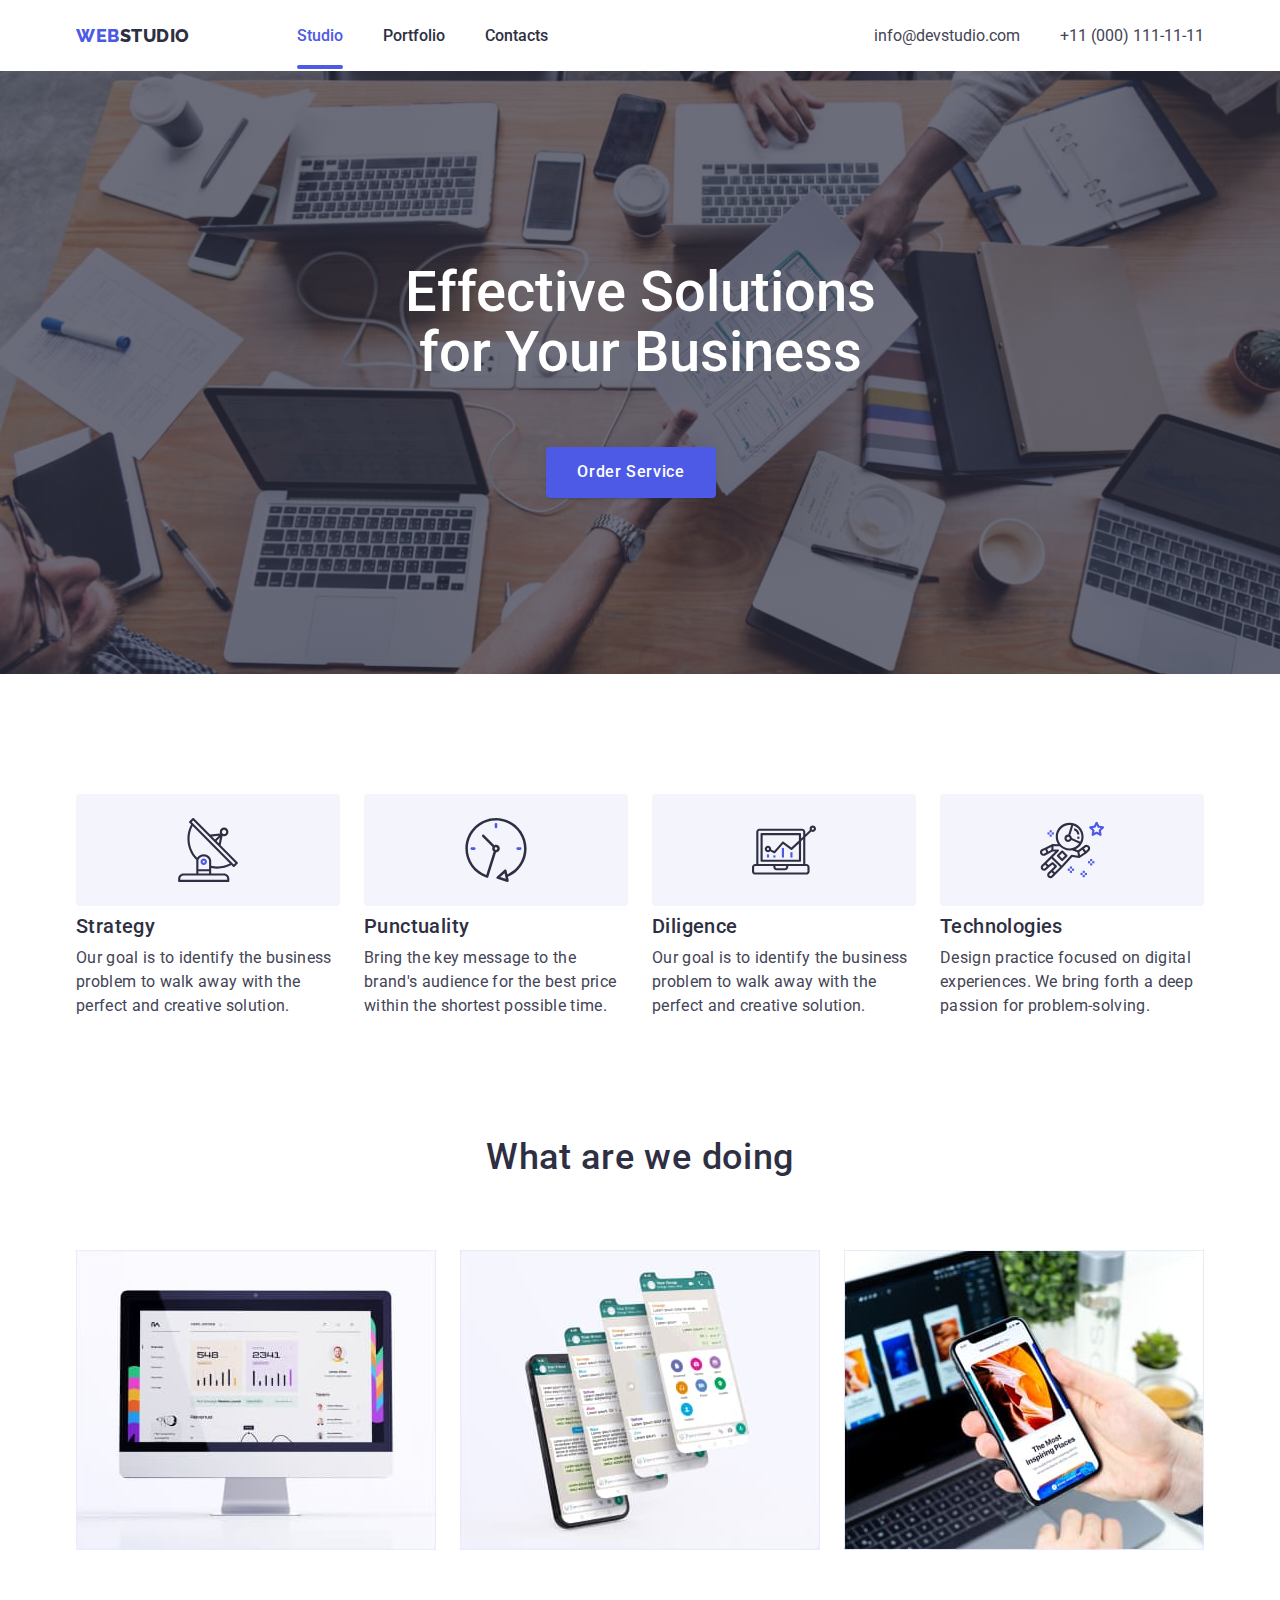
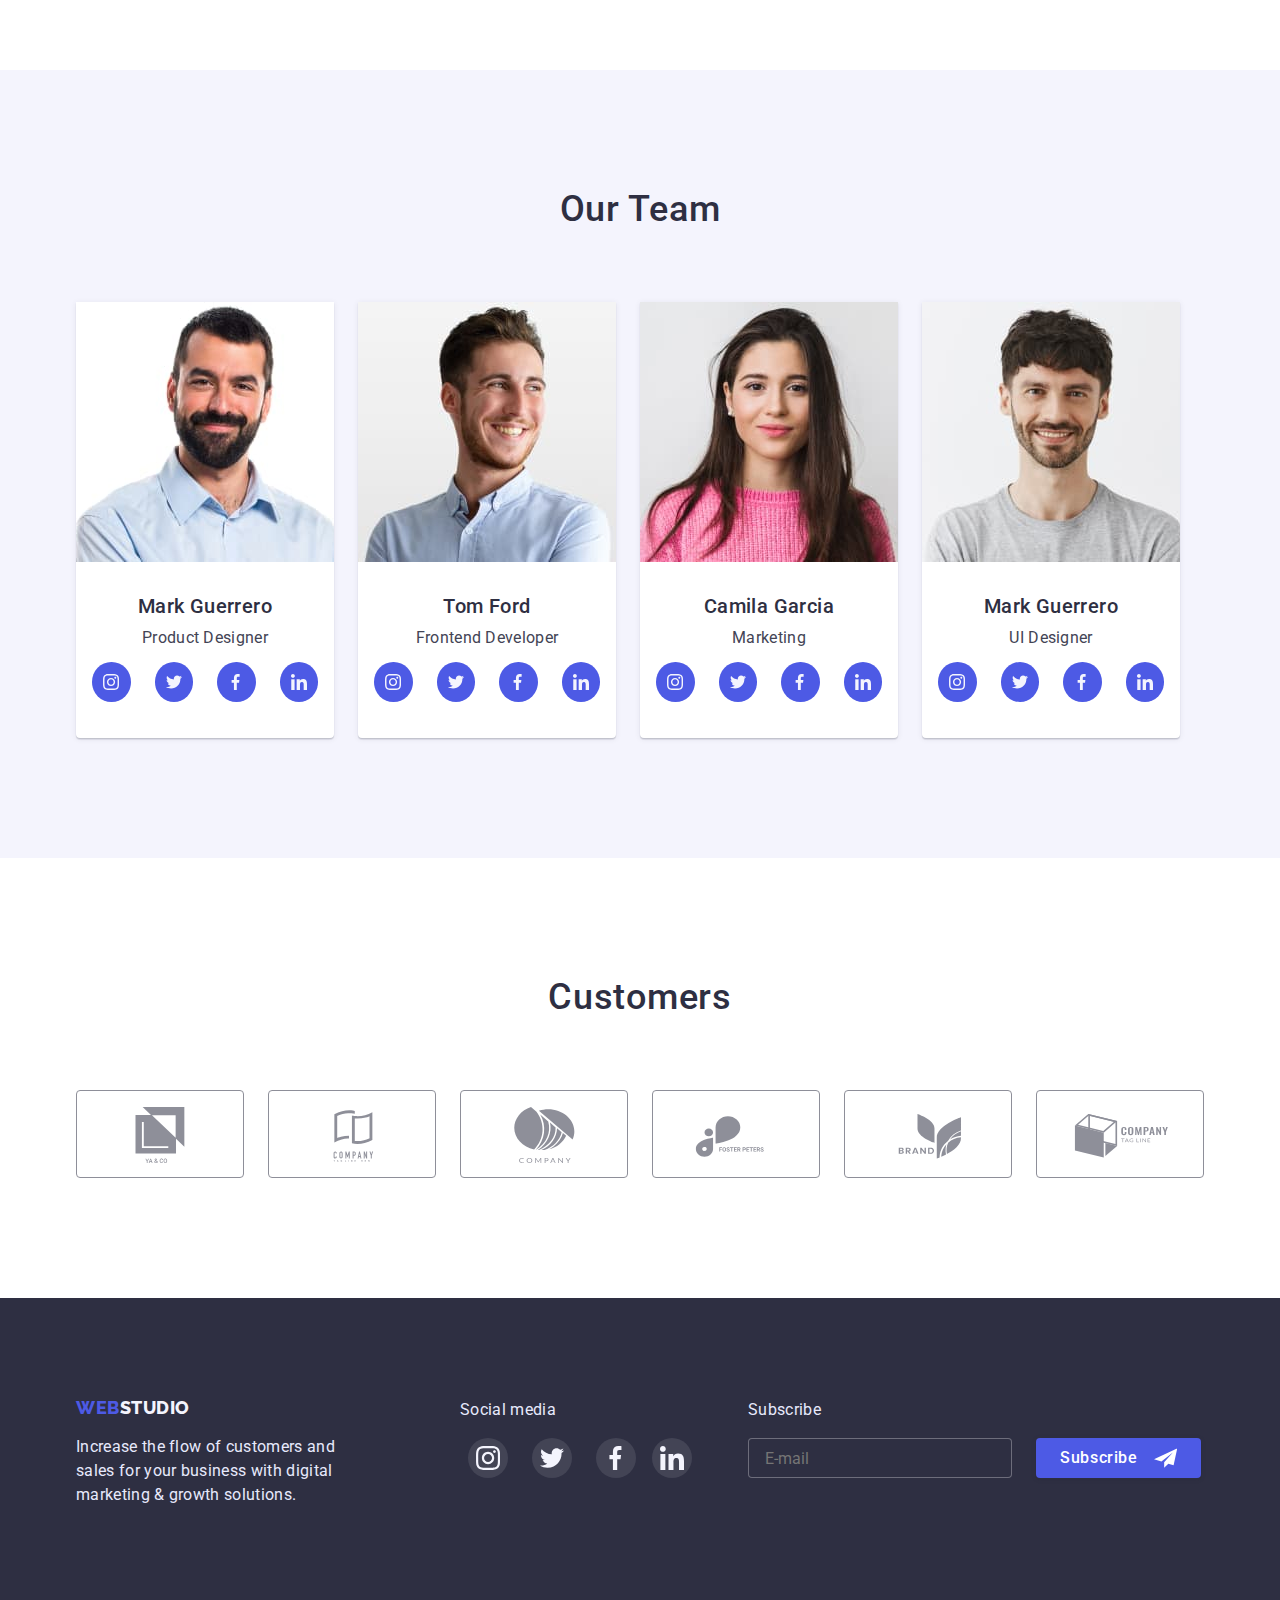
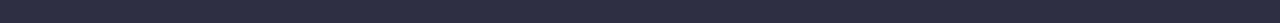
<file: index.html>
<!DOCTYPE html>
<html lang="en">
<head>
    <meta charset="UTF-8">
    <meta http-equiv="X-UA-Compatible" content="IE=edge">
    <meta name="viewport" content="width=device-width, initial-scale=1.0">
    <title>WEBSTUDIO</title>
    <link rel="preconnect" href="https://fonts.googleapis.com">
    <link rel="preconnect" href="https://fonts.googleapis.com"><link rel="preconnect" href="https://fonts.gstatic.com" crossorigin><link href="https://fonts.googleapis.com/css2?family=Raleway:wght@800&family=Roboto:wght@400;500;700&display=swap" rel="stylesheet">
<link rel="stylesheet" href="https://cdnjs.cloudflare.com/ajax/libs/modern-normalize/1.1.0/modern-normalize.min.css">
    <link rel="stylesheet" href="./css/styles.css">
</head>
<body>
    <header class="shadow">
        <div class="container head">
            <nav class="head">
            <a href="" class="navigation-link "><span class="accent">WEB</span>STUDIO</a>
            <ul class="mail">
                <li class="nlink"><a href="./index.html" class="navigation current navcurrent">Studio</a></li>
                <li class="nlink"> <a href="./portfolio.html" class="navigation">Portfolio</a></li>
                <li class="nlink"><a href="" class="navigation">Contacts</a></li>
            </ul>
        </nav>
        <ul class="mail" >
           <li class="linkm"><a href="mailto:info@devstudio.com" class="mail-link">info@devstudio.com</a></li>
           <li class="linkm"><a href="tel:+11(000)111-11-11" class="mail-link">+11 (000) 111-11-11</a></li> 
        </ul>
    </div>
        
    </header>
    <main>
         <section class="primary"><div class="container  ">
            <h1 class="primary-tittle">Effective Solutions for Your Business</h1>
            <button type="button" data-modal-open class="primary-btn">Order Service</button>
        </div></section>
       <section class="ability">
        <div class="container ">
        <h2 hidden>Quality</h2>
       <ul class="abilities">
        <li  class="ability-item">
           <div class="icon-ability"> <svg class="icon">
                <use  href="./images/symbol-defs.svg#icon-antenna" >
                </use>
            </svg></div>
            <h3 class="abilities thumb ">Strategy</h3>
            <p class="abilities paragraph">Our goal is to identify the business
                problem to walk away with the perfect and creative solution. </p>
        </li>
       
            <li  class="ability-item"> <div class="icon-ability">
                <svg class="icon" >
                    <use href="./images/symbol-defs.svg#icon-clock" >
                    </use>
                </svg></div>
                <h3 class="abilities thumb">Punctuality</h3>
                <p class="abilities paragraph">Bring the key message to the brand's audience for the best price within the shortest possible time. </p>
            </li>
            <li  class="ability-item"><div class="icon-ability">
                <svg class="icon">
                    <use href="./images/symbol-defs.svg#icon-diagram" >
                    </use>
                </svg></div>
                <h3 class="abilities thumb">Diligence</h3>
                <p class="abilities paragraph">Our goal is to identify the business
                    problem to walk away with the perfect and creative solution. </p>
            </li>
            <li  class="ability-item"><div class="icon-ability">
                <svg class="icon">
                    <use href="./images/symbol-defs.svg#icon-astronaut" >
                    </use>
                </svg></div>
                <h3 class="abilities thumb">Technologies</h3>
                <p class="abilities paragraph">Design practice focused on digital experiences. We bring forth a deep passion for problem-solving. </p>
            </li>
           </ul>
        </div>
        </section>
    <section class="doing  section"><div class="container"> 
        <h2 class="tittle">What are we doing</h2>
        <ul class=" list">
            <li class=" item"> <img src="./images/img.jpg" alt="computer"  width="360" height="300" > </li>
            <li class="item"> <img src="./images/img1.jpg" alt="phone"    width="360" height="300" > </li>
            <li class=" item"> <img src="./images/img2.jpg" alt="devices"  width="360" height="300" > </li>
        </ul>
    </div></section>
    <section class="our-team section"> <div class="container ">
        <h2 class="tittle">Our Team </h2>
      <ul class="container-team" >
        <div class="team"><li ><img class="dispimg" src="./images/img3.jpg"  alt="Photo by Mark Guerrero" width="264" height="260">
            <div class="text-set" ><h3 class="list-tittle">Mark Guerrero</h3> <p class="list-text">Product Designer</p> <ul class="apps">
                <li class="icon-item"> <a href="" class="icon-team"><svg class="apps-item"><use href="./images/symbol-defs.svg#icon-insta"></use></svg></a></li>
                <li class="icon-item"> <a href="" class="icon-team"><svg class="apps-item"><use href="./images/symbol-defs.svg#icon-twitter"></use></svg></a></li>
                <li class="icon-item"> <a href="" class="icon-team"><svg class="apps-item"><use href="./images/symbol-defs.svg#icon-Vector"></use></svg></a></li>
                <li class="icon-item"> <a href="" class="icon-team"><svg class="apps-item"><use href="./images/symbol-defs.svg#icon-facebook"></use></svg></a></li>
            
            
            </ul></div> 
            </li></div>
            <div class="team"> <li><img class="dispimg" src="./images/img4.jpg" alt="Photo by Tom Ford" width="264" height="260"> 
                <div class="text-set"><h3 class="list-tittle">Tom Ford</h3> <p class="list-text">Frontend Developer</p>           <ul class="apps">
                    <li class="icon-item" > <a href="" class="icon-team"><svg class="apps-item"><use href="./images/symbol-defs.svg#icon-insta"></use></svg></a></li>
                    <li class="icon-item"> <a href="" class="icon-team"><svg class="apps-item"><use href="./images/symbol-defs.svg#icon-twitter"></use></svg></a></li>
                    <li class="icon-item"> <a href="" class="icon-team"><svg class="apps-item"><use href="./images/symbol-defs.svg#icon-Vector"></use></svg></a></li>
                    <li class="icon-item"> <a href="" class="icon-team"><svg class="apps-item"><use href="./images/symbol-defs.svg#icon-facebook"></use></svg></a></li>
                
                
                </ul></div>
      
            </li></div>
            <div class="team"><li><img class="dispimg" src="./images/img5.jpg" alt="Photo by Camila Garcia" width="264" height="260">
                <div class="text-set"><h3 class="list-tittle">Camila Garcia</h3> <p class="list-text">Marketing</p> <ul class="apps">
                    <li class="icon-item"> <a href="" class="icon-team"><svg class="apps-item"><use href="./images/symbol-defs.svg#icon-insta"></use></svg></a></li>
                    <li class="icon-item"> <a href="" class="icon-team"><svg class="apps-item"><use href="./images/symbol-defs.svg#icon-twitter"></use></svg></a></li>
                    <li class="icon-item"> <a href="" class="icon-team"><svg class="apps-item"><use href="./images/symbol-defs.svg#icon-Vector"></use></svg></a></li>
                    <li class="icon-item"> <a href="" class="icon-team"><svg class="apps-item"><use href="./images/symbol-defs.svg#icon-facebook"></use></svg></a></li>
                
                
                </ul></div> 
                </li></div>
           <div class="team"> <li><img class="dispimg" src="./images/img6.jpg" alt="Photo by Mark Guerrero" width="264" height="260">
            <div class="text-set"><h3 class="list-tittle">Mark Guerrero</h3> <p class="list-text">UI Designer</p>  <ul class="apps">
                <li class="icon-item"> <a href="" class="icon-team"><svg class="apps-item"><use href="./images/symbol-defs.svg#icon-insta"></use></svg></a></li>
                <li class="icon-item"> <a href="" class="icon-team"><svg class="apps-item"><use href="./images/symbol-defs.svg#icon-twitter"></use></svg></a></li>
                <li class="icon-item"> <a href="" class="icon-team"><svg class="apps-item"><use href="./images/symbol-defs.svg#icon-Vector"></use></svg></a></li>
                <li class="icon-item"> <a href="" class="icon-team"><svg class="apps-item"><use href="./images/symbol-defs.svg#icon-facebook"></use></svg></a></li>
            
            
            </ul></div> 
           </li></div>
        </ul>
    </div>  </section>
    <section class="section">
        <div class="customers container">
            <h2 class="tittle">Customers</h2>
            <ul class="customers-set">
                <li class="customers-icon">
                   <div class="customers-item"><a href="" class="customers-link"><svg class="customers-brand"><use href="./images/symbol-defs.svg#icon-group"></use></svg></a> </div>
                </li>
                <li class="customers-icon">
                    <a href="" class="customers-link"><svg class="customers-brand"><use href="./images/symbol-defs.svg#icon-logo"></use></svg></a>
                </li>
                <li class="customers-icon">
                    <a href="" class="customers-link"><svg class="customers-brand"><use href="./images/symbol-defs.svg#icon-group-1"></use></svg></a>
                </li>
                <l class="customers-icon" class="customers-bran">
                    <a href="" class="customers-link"><svg class="customers-brand"><use href="./images/symbol-defs.svg#icon-logo-1"></use></svg></a>
                </l>
                <li class="customers-icon">
                    <a href="" class="customers-link"><svg class="customers-brand"><use href="./images/symbol-defs.svg#icon-logo-2"></use></svg></a>
                </li>
                <li class="customers-icon">
                <a href="" class="customers-link"><svg class="customers-brand"><use href="./images/symbol-defs.svg#icon-logo-3"></use></svg></a>
                </li>
            </ul>
        </div>
    </section>
    </main>
    <footer class="end" >
        <div class="container "><div class="fotter-boxes"><div class="box1"><a href="" class="logo"><span class="accent-footer">WEB</span>STUDIO</a>
            <p class="text">Increase the flow of customers and sales for your business with digital marketing & growth solutions.</p></div>
        <div class="media"><p class="text">Social media</p>
        <ul class="media-set">
            <li></li>><a href="" class="icon-media"><svg class="apps-media"><use href="./images/symbol-defs.svg#icon-insta"></use></svg></a></li>
                    <li></li>><a href=""  class="icon-media"><svg class="apps-media"><use href="./images/symbol-defs.svg#icon-twitter"></use></svg></a></li>
                    <li></li>><a href="" class="icon-media"><svg class="apps-media"><use href="./images/symbol-defs.svg#icon-Vector"></use></svg></a></li>
                    <li ></li><a href="" class="icon-media"><svg class="apps-media"><use href="./images/symbol-defs.svg#icon-facebook"></use></svg></a></li>
                
        </ul>
        </div>
        <div class="subscribe-form">
            <p class="text">Subscribe</p>
        <form class="form-footer">        
            <input class="form-email" type="email" name="user-email" placeholder="E-mail">
           <button type="submit" class="subscribe-btn">Subscribe
            <svg class="subscribe-icon"><use href="./images/symbol-defs.svg#icon-subscribe"></use></svg>
           </button>
        </form>
    </div>
    </div>
        </div>
        
    </footer>
    <!-- MODAL -->
    <div class="backdrop is-hidden" data-modal>
        <div class="modal">
            <button type="button" class="modal-btn" data-modal-close><svg class="modal-icon" width="8" height="8"><use href="./images/symbol-defs.svg#icon-vector"></use></svg></button>
            <form class="modal-form">
                <p class="modal-text">Leave your contacts and we will call you back</p>
                <div class="modal-group" role="group">
                    <label class="form-field">
                        <span class="modal-thumb">Name</span>
                        <input class="form-input" type="text" name="user-name" placeholder=" ">
                        <svg class="icon-form" width="18" height="24"><use href="./images/sprite.svg#icon-person"></use></svg>
                    </label>
                    <label class="form-field">
                    <span class="modal-thumb">Phone</span>
                    <input class="form-input" type="tel" name="user-phone" placeholder=" ">
                    <svg class="icon-form" width="18" height="24"><use href="./images/sprite.svg#icon-phone"></use></svg>
                </label>
                    <label class="form-field">
                        <span class="modal-thumb">Email</span>
                        <input class="form-input" type="email" name="user-email" placeholder=" ">
                        <svg class="icon-form" width="18" height="24"><use href="./images/sprite.svg#icon-email"></use></svg>
                    </label>
                    <label class="form-field" >
                        <span class="modal-thumb">Comment</span>
                    <textarea class="form-text" name="comment" cols="30" rows="10" placeholder="Text input"></textarea>
                </label>
                <label class="check-position">
                <input class="form-checkbox" type="checkbox" name="" >
                <svg class="icon-check" width="16" height="16"><use href="./images/sprite.svg#icon-check"></use></svg>
                <span class="form-accept">I accept the terms and conditions of the <a href="" class="policy-link">Privacy Policy </a></span>
            </label>
                <button type="submit" class="modal-form-btn primary-btn">Send</button>
                </div>
            </form>
        </div>
    </div>
    <script src="./js/modal.js"></script>
</body>
</html>
</file>
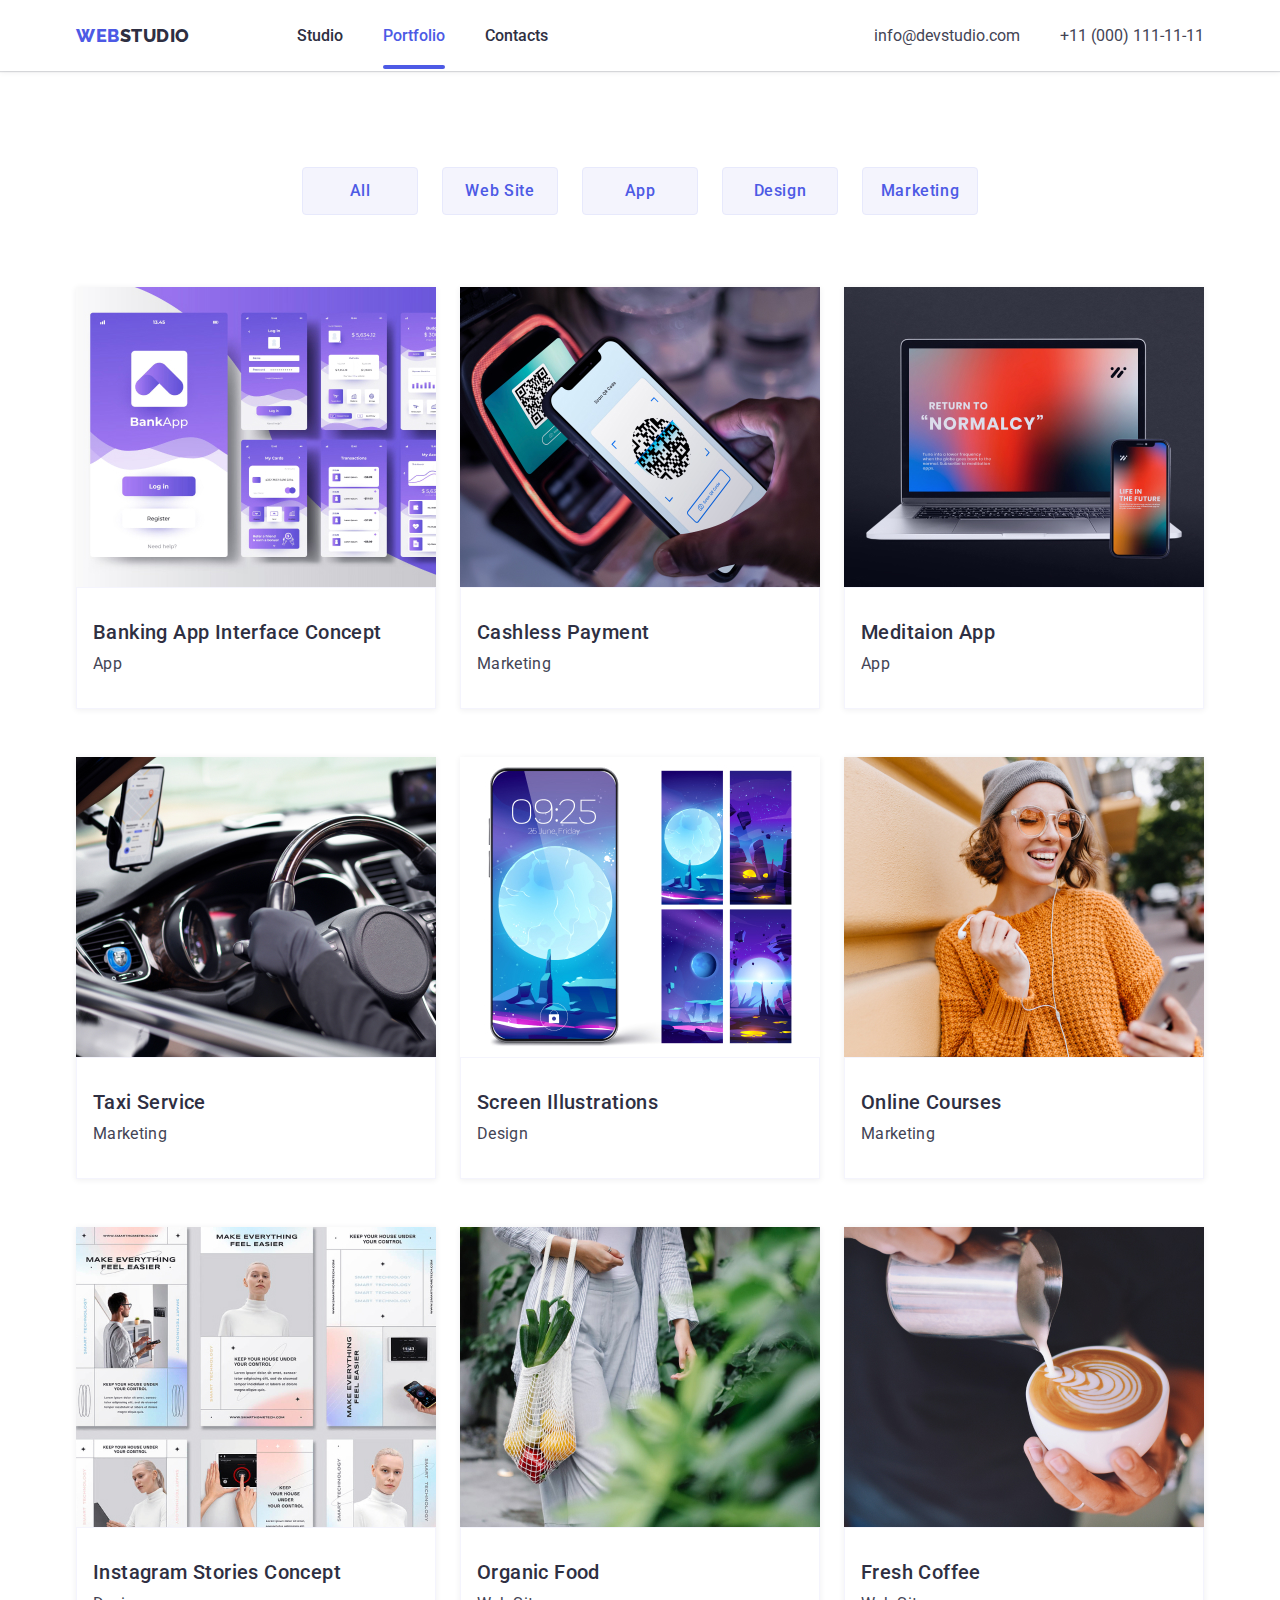
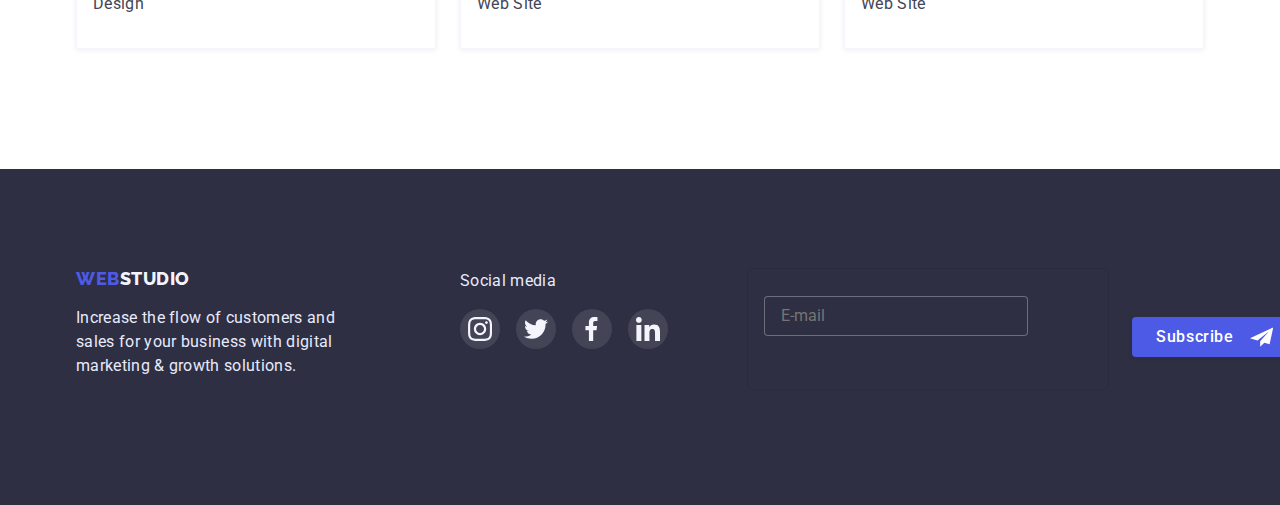
<file: portfolio.html>
<!DOCTYPE html>
<html lang="en">
<head>
    <meta charset="UTF-8">
    <meta http-equiv="X-UA-Compatible" content="IE=edge">
    <meta name="viewport" content="width=device-width, initial-scale=1.0">
    <title>Portfolio</title>
    <link rel="preconnect" href="https://fonts.googleapis.com">
    <link rel="preconnect" href="https://fonts.googleapis.com"><link rel="preconnect" href="https://fonts.gstatic.com" crossorigin><link href="https://fonts.googleapis.com/css2?family=Raleway:wght@800&family=Roboto:wght@400;500;700&display=swap" rel="stylesheet">
<link rel="stylesheet" href="https://cdnjs.cloudflare.com/ajax/libs/modern-normalize/1.1.0/modern-normalize.min.css">
    <link rel="stylesheet" href="./css/styles.css">
    
</head>
<body>
    <header class="shadow">
  <div class="container head">
        <nav class="head">
        <a href="" class="navigation-link "><span class="accent">WEB</span>STUDIO</a>
        <ul class="mail">
            <li class="nlink"><a href="./index.html" class="navigation">Studio</a></li>
            <li class="nlink"> <a href="./portfolio.html" class="navigation current navcurrent">Portfolio</a></li>
            <li class="nlink"><a href="" class="navigation">Contacts</a></li>
        </ul>
    </nav>
    <ul class="mail" >
       <li class="linkm"><a href="mailto:info@devstudio.com" class="mail-link">info@devstudio.com</a></li>
       <li class="linkm"><a href="tel:+11(000)111-11-11" class="mail-link">+11 (000) 111-11-11</a></li> 
    </ul>
</div>
    
</header>
<main>
    <section class="psection">
    <div class="container "><h1 hidden>Portfolio</h1>
        <ul class="list-btn">
            <li class="item-btn"><button type="button" class="btn"> All </button></li>
            <li class="item-btn"><button type="button" class="btn"> Web Site </button></li>
            <li class="item-btn"><button type="button" class="btn"> App </button></li>
            <li class="item-btn"><button type="button" class="btn"> Design </button></li>
            <li class="item-btn"><button type="button" class="btn"> Marketing </button></li>
        </ul>
        <ul class="portfolio-list">
           <li class="portfolio"><a href="" class="link"><img src="./images/banking.jpg" alt="Banking App" width="360" height="300">
            <div class="overlay"><p class="overlay-text">14 Stylish and User-Friendly App Design Concepts · Task Manager App · Calorie Tracker App · Exotic Fruit Ecommerce App · Cloud Storage App</p></div></a>
            <div class="portfolio-set"><h2 class="list-header">Banking App Interface Concept</h2>
                <p class="list-paragraph">App</p></div>
        </li>
            <li class="portfolio"> <a href="" class="link"><img src="./images/phone.jpg" alt="Cashless" width="360" height="300">
                 <div class="overlay"><p class="overlay-text">14 Stylish and User-Friendly App Design Concepts · Task Manager App · Calorie Tracker App · Exotic Fruit Ecommerce App · Cloud Storage App</p></div></a>
                <div class="portfolio-set"><h2 class="list-header">Cashless Payment</h2>
                    <p class="list-paragraph">Marketing</p></div>
            </li>
            <li class="portfolio"> <a href="" class="link"><img src="./images/medition.jpg" alt="Meditaion App" width="360" height="300"> 
                <div class="overlay"><p class="overlay-text">14 Stylish and User-Friendly App Design Concepts · Task Manager App · Calorie Tracker App · Exotic Fruit Ecommerce App · Cloud Storage App</p></div></a>
                <div class="portfolio-set"><h2 class="list-header">Meditaion App</h2>
                    <p class="list-paragraph">App</p></div>
            </li>
           
            <li class="portfolio"> <a href="" class="link"><img src="./images/taxi.jpg" alt="Taxi Service" width="360" height="300">
                <div class="overlay"><p class="overlay-text">14 Stylish and User-Friendly App Design Concepts · Task Manager App · Calorie Tracker App · Exotic Fruit Ecommerce App · Cloud Storage App</p></div></a>
                <div class="portfolio-set"><h2 class="list-header">Taxi Service</h2>
                    <p class="list-paragraph">Marketing</p></div>
            </li>
            
            <li class="portfolio"> <a href="" class="link"><img src="./images/screen.jpg" alt="Screen Illustrations" width="360" height="300">
                <div class="overlay"><p class="overlay-text">14 Stylish and User-Friendly App Design Concepts · Task Manager App · Calorie Tracker App · Exotic Fruit Ecommerce App · Cloud Storage App</p></div></a>
                <div class="portfolio-set"><h2 class="list-header">Screen Illustrations</h2>
                    <p class="list-paragraph">Design</p></div></li>
            
            <li class="portfolio"> <a href="" class="link"><img src="./images/girl.jpg" alt="Online Courses" width="360" height="300">
                <div class="overlay"><p class="overlay-text">14 Stylish and User-Friendly App Design Concepts · Task Manager App · Calorie Tracker App · Exotic Fruit Ecommerce App · Cloud Storage App</p></div></a>
                <div class="portfolio-set"><h2 class="list-header">Online Courses</h2>
                    <p class="list-paragraph">Marketing</p></div></li>
            
            <li class="portfolio"> <a href="" class="link"><img src="./images/insta.jpg" alt="Instagram" width="360" height="300">
                <div class="overlay"><p class="overlay-text">14 Stylish and User-Friendly App Design Concepts · Task Manager App · Calorie Tracker App · Exotic Fruit Ecommerce App · Cloud Storage App</p></div></a>
                <div class="portfolio-set"><h2 class="list-header">Instagram Stories Concept</h2>
                    <p class="list-paragraph">Design</p></div>
            </li>
            
            <li class="portfolio"> <a href="" class="link"><img src="./images/food.jpg" alt="Organic Food" width="360" height="300">
                <div class="overlay"><p class="overlay-text">14 Stylish and User-Friendly App Design Concepts · Task Manager App · Calorie Tracker App · Exotic Fruit Ecommerce App · Cloud Storage App</p></div></a>
                <div class="portfolio-set"><h2 class="list-header">Organic Food</h2>
                    <p class="list-paragraph">Web Site</p></div>
            </li>
            
            <li class="portfolio"> <a href="" class="link"><img src="./images/coffe.jpg" alt="Coffee" width="360" height="300">
                <div class="overlay"><p class="overlay-text">14 Stylish and User-Friendly App Design Concepts · Task Manager App · Calorie Tracker App · Exotic Fruit Ecommerce App · Cloud Storage App</p></div></a>
                <div class="portfolio-set"><h2 class="list-header">Fresh Coffee</h2> <p class="list-paragraph">Web Site</p> </div></li>
        </ul></div></section>
    </main>
    <footer class="end" >
        <div class="container "><div class="fotter-boxes"><div class="box1"><a href="" class="logo"><span class="accent-footer">WEB</span>STUDIO</a>
            <p class="text">Increase the flow of customers and sales for your business with digital marketing & growth solutions.</p></div>
        <div class="media"><p class="text">Social media</p>
        <ul class="media-set">
            <li class="icon-media"><svg class="apps-media"><use href="./images/symbol-defs.svg#icon-insta"></use></svg></li>
                    <li class="icon-media"><svg class="apps-media"><use href="./images/symbol-defs.svg#icon-twitter"></use></svg></li>
                    <li class="icon-media"><svg class="apps-media"><use href="./images/symbol-defs.svg#icon-Vector"></use></svg></li>
                    <li class="icon-media"><svg class="apps-media"><use href="./images/symbol-defs.svg#icon-facebook"></use></svg></li>
                
        </ul>
        </div>
        <div class="subscribe-form">
            <form class="form-footer">
               <label class="form-text">
                <span class="form-thumb">Subscribe</span>
                <input class="form-email" type="email" name="user-email" placeholder="E-mail">
               </label>
               <button type="submit" class="subscribe-btn primary-btn">Subscribe
                <svg class="subscribe-icon"><use href="./images/symbol-defs.svg#icon-subscribe"></use></svg>
               </button>
           
    
            </form>
        </div>
    </div>
        </div>
        
    </footer>
</body>
</html>
</file>
<file: css/styles.css>
:root{
    --background-color:#FFFFFF;
    --primary-color: #2E2F42;
    --secondary-color:#434455;
    --brand-color:#4D5AE5;
    --subtle-text:#8e8f99;
    --accent-color:#E7E9FC;
    --light-color:#F4F4FD;
    --main-margin:24px;
    --animation-cubic:cubic-bezier(0.4, 0, 0.2, 1);
}



body{
    font-family: 'Roboto', sans-serif;
background-color: var(--background-color);
color: var(--primary-color);

}
.container{
    width: 1158px;
    padding-left: 15px;
    padding-right: 15px;
    margin: 0 auto;
    box-sizing: border-box;
    align-items: center;
     /* outline: solid tomato;    */
}
.section{
    padding-top: 120px;
    padding-bottom: 120px;
    text-align: center;
}
li{
    list-style: none;
}
ul,h1,h2,p,h3{
    margin: 0;
    padding: 0;
}
img{
    display: block;
}
/* HEADER */
.container.head{
   
    display: flex;
  border-bottom: var(--primary-color);
}
.shadow{
    box-shadow: 0px 1px 1px rgba(46, 47, 66, 0.16), 0px 1px 6px rgba(46, 47, 66, 0.08);
}
.head{
    display: flex;
    align-items: center;
}
.navigation{
    position: relative;
     padding-top: 24px;
    padding-bottom: 24px;
font-weight: 500;
font-size: 16px;
line-height: 1.5;
color: var(--primary-color);
text-decoration: none;
transition: color 250ms var(--animation-cubic);

}
.navigation:hover, .navigation:focus{
    color: var(--brand-color);
}
.current::after{
    position: absolute;
    left: 0;
    bottom: 0;
    content: '';
    width: 100%;
    height: 4px;
    background-color: var(--brand-color);
    border-radius: 2px;
    /* opacity: 0; */
   transition: opacity 250ms var(--animation-cubic);

}
.navcurrent{
    color: var(--brand-color);
}
/* .current:hover::after,.current:focus::after{
    opacity: 1;
} */
.navigation-link{
     padding-top: 24px;
    padding-bottom: 24px;
    margin-right: 67px;
    font-family: 'Raleway';
    font-weight: 800;
    font-size: 18px;
    line-height: 1.3;
    color: var(--primary-color);
    text-decoration: none;
    letter-spacing: 0.03em;
}
.accent{
    font-family: 'Raleway';
    font-weight: 800;
    font-size: 18px;
    line-height: 1.3;
    color:var(--brand-color);
    letter-spacing: 0.03em;
}
.mail{
 
 display: flex;
margin-left: auto;

}
.nlink:not(first-child){
    margin-left: 40px;
}
.mail-link{
     padding-top: 24px;
    padding-bottom: 24px;
font-size: 16px;
line-height: 1.5px;
color: var(--secondary-color);
text-decoration: none;
transition: color 250ms var(--animation-cubic);
}
.linkm:not(first-child){
    margin-left: 40px;
}
.mail-link:hover, .mail-link:focus{
    color: var(--brand-color);
}
/* main */
.primary{
    padding-top: 192px;
    padding-bottom: 192px;
    margin: 0 auto;
    max-width: 1440px;
    height: 603px;
    align-items: center;
    background-image: linear-gradient(rgba(46, 47, 66, 0.7), rgba(46, 47, 66, 0.7)), url(../images/hero.jpg);
    background-repeat: no-repeat;
    background-size: cover;
}
.primary-tittle{
    margin: 0 auto;
    padding-bottom: 64px;
    width: 492px;
    color: var(--background-color);
    font-weight: 500;
font-size: 56px;
line-height: 1.07;
text-align: center;
}
.primary-btn{
  
 margin: 0 470px;
 
    width: 170px;
    height: 51px;
    border-radius: 4px;
    border: 0cm;
    color: var(--background-color);
    background-color:var(--brand-color);
    letter-spacing: 0.04em;
    font-weight: 500;
font-size: 16px;
line-height: 1.18;
    cursor: pointer;
    font-family: inherit;
    box-shadow: 0px 1px 6px rgba(46, 47, 66, 0.08), 0px 1px 1px rgba(46, 47, 66, 0.16), 0px 2px 1px rgba(46, 47, 66, 0.08);
   transition: box-shadow 250ms var(--animation-cubic);
}
.primary-btn:hover{
    box-shadow: 0px 4px 4px rgba(0, 0, 0, 0.15);
    
}
.primary-btn:focus{
    background: #404BBF;
box-shadow: 0px 4px 4px rgba(0, 0, 0, 0.15);
}
.ability{
   padding-top: 120px;
}
.abilities{
    display: flex;
    
}
.icon-ability{
    display: flex;
    align-items: center;
    justify-content: center;
    margin-bottom: 8px;
    padding: 24px 100px;
    width: 264px;
    height: 112px;
    background:var(--light-color);
border-radius: 4px;
}
.icon{
   width: 64px;
   height: 64px;
}
.abilities.thumb{
   margin-bottom: 8px;
    width: 264px;
    color: #2E2F42;
    font-weight: 500;
font-size: 20px;
line-height: 1.2;
letter-spacing: 0.02em;

}
.abilities.paragraph{
    color:var(--secondary-color);
    font-size: 16px;
    line-height: 1.5;
    letter-spacing: 0.02em;
    
}
.ability-item:not(:last-child){
    margin-right: var(--main-margin);
}
.doing{
    text-align: center;
 
}
.list{
    display: flex;

    
}

.item{
    display: flex;

}
.item:not(last-child){
    margin-right: 24px;
}
.tittle{
   
margin-bottom: 72px;
    color: var(--primary-color);
    font-weight: 500;
    font-size: 36px;
    line-height: 1.11;
    letter-spacing: 0.02em;
}
.list-tittle{
    margin-bottom: 8px;
    color: var(--primary-color);
    font-weight: 500;
font-size: 20px;
line-height: 1.2;
text-align: center;
letter-spacing: 0.02em;
}
.list-text{
    color: var(--secondary-color);
    font-size: 16px;
line-height: 1.5;
text-align: center;
letter-spacing: 0.02em;
}
.our-team{
    background-color: var(--light-color);
}
.dispimg{
    display: block;
}

.team{
    background-color: var(--background-color);
flex-direction: column;
justify-content: center;
align-items: center;
width: 264px;
height: 436px;
box-shadow: 0px 1px 6px rgba(46, 47, 66, 0.08), 0px 1px 1px rgba(46, 47, 66, 0.16), 0px 2px 1px rgba(46, 47, 66, 0.08);
border-radius: 0px 0px 4px 4px;
overflow: hidden;
}
.text-set{
padding-top: 32px;
}
.apps{
    padding: 12px 16px 36px 16px;
    display: flex;
    

}
.icon-item{
    display: flex;
    width: 40px;
    height: 40px;
}
.icon-team{
    display: flex;
    align-items: center;
    justify-content: center;
    width: 100%;
    height: 100%;
    background:var(--brand-color);
    border-radius: 50%;
}
.icon-item:not(:last-child){
    margin-right: 24px;
}
.apps-item{
    align-items: center;
   width: 16px;
   height: 16px;
}
.team:not(last-child){
    margin-right: var(--main-margin);
}
.container-team{
    display: flex;
}
.customers-set{
    display: flex;
}
.customers-brand{
 width: 104px;
 height: 56px;  
}
.customers-icon:not(:last-child){
    margin-right: var(--main-margin);
}


.customers-link{
    display: flex;
    padding: 16px 32px;
    border: 1px solid var(--subtle-text);
    width: 168px;
    height: 88px;
    border-radius: 4px;
    color: #8E8F99;
    border-color: #8E8F99;
    transition: color 250ms var(--animation-cubic);

}

.customers-brand{
    fill:currentColor;
}
.customers-link:hover ,.customers-link:focus{
    color: var(--brand-color);
   border: 1px solid var(--brand-color);
    fill: var(--brand-color);
    }
/* footer */
.end{
    background-color: var(--primary-color);
  padding-top: 100px;
padding-bottom: 100px;
}

.logo{
    display: block;
    margin-bottom: 16px;
        color: #F4F4FD;
    font-family: 'Raleway',sans-serif;
font-weight: 800;
font-size: 18px;
line-height: 1.16;
letter-spacing: 0.03em;
text-decoration: none;
}
.accent-footer{
    color: #4D5AE5;
    font-family: 'Raleway',sans-serif;
font-weight: 800;
font-size: 18px;
line-height: 1.16;
letter-spacing: 0.03em;
}
.text{
    margin-bottom: 16px;
    width: 264px;
    font-size: 16px;
line-height: 1.5;
letter-spacing: 0.02em;
color: #E7E9FC;
}
.fotter-boxes{
    display: flex;
}
.media{
    width: 208px;
    margin-left: 120px;
}
.media-set{
    display: flex;
   
}
.apps-media{
    width: 24px;
    height: 24px;
    align-items: center;
}
.icon-media{
    padding: 8px 8px;
    width: 40px;
    height: 40px;
    background:var(--secondary-color);
    border-radius: 50%;
        transition: background-color 250ms var(--animation-cubic);

}
.icon-media:not(:last-child){
    margin-right: 16px;
}
.icon-media:hover{
    background-color: #31D0AA;
}
.icon-media:focus{
    background-color: #31D0AA;
}
.subscribe-form{
    margin-left: 80px;
}
.form-footer{
    display: flex;
    align-items: center;
}
.form-email{
display: block;
width: 264px;
height: 40px;
    border: 1px solid rgba(255, 255, 255, 0.3);
    border-radius: 4px;
    background-color: var(--primary-color);
    color: var(--background-color);
    padding-left: 16px;
}
.subscribe-btn{
    display: flex;
    align-items: center;
    width: 165px;
    height: 40px;
    margin-left: var(--main-margin);
    padding: 8px 24px;
    border-radius: 4px;
    border: 0cm;
    color: var(--background-color);
    background-color:var(--brand-color);
    letter-spacing: 0.04em;
    font-weight: 500;
font-size: 16px;
line-height: 1.18;
    cursor: pointer;
    font-family: inherit;
    box-shadow: 0px 1px 6px rgba(46, 47, 66, 0.08), 0px 1px 1px rgba(46, 47, 66, 0.16), 0px 2px 1px rgba(46, 47, 66, 0.08);
}
.subscribe-icon{
    margin-left: 16px;
    width: 24px;
    height: 24px;
}
/* PORTFOLIO */
.psection{
   padding-top: 96px;
   padding-bottom: 120px;
}
.list-btn{
    
    display: flex;
    justify-content: center;
    margin-bottom: 72px;
}
.btn{
    width: 116px;
    height: 48px;
    border: 1px solid #E7E9FC;
    border-radius: 4px;
    color: #4D5AE5;
    background: #F4F4FD;;
    font-weight: 500;
    font-size: 16px;
    line-height: 1.5;
    text-align: center;
    letter-spacing: 0.04em;
    cursor: pointer;
    font-family: inherit;
     transition: color 250ms var(--animation-cubic),  background-color 250ms var(--animation-cubic), box-shadow 250ms var(--animation-cubic);

}
.item-btn:not(:last-child){
    margin-right: var(--main-margin);
}
.btn:hover, .btn:focus{
    box-shadow: 0px 3px 1px rgba(0, 0, 0, 0.1), 0px 2px 1px rgba(0, 0, 0, 0.08), 0px 2px 2px rgba(0, 0, 0, 0.12);
    background-color:var(--brand-color);
    color: var(--background-color);
}
.btn:active{
    background-color: var(--brand-color);
}
.list-header{
  margin-bottom: 8px;
    color: var(--primary-color);
    font-weight: 500;
font-size: 20px;
line-height: 1.2;
letter-spacing: 0.02em;

}
.list-paragraph{
    color: var(--secondary-color);
    font-weight: 400;
font-size: 16px;
line-height: 1.5;
letter-spacing: 0.02em;

}
.link{
    display: block;
    text-decoration: none;
    overflow: hidden;
    position: relative;
    
}

.portfolio-list{
    display: flex;
    flex-wrap: wrap;
   row-gap: 48px;
   column-gap: 24px;
}
.portfolio-set{
    padding-left: 16px;
    padding-top: 32px;
    padding-bottom: 32px;
    border: 0.5px solid #F4F4FD;
}
.portfolio{
    flex-basis: calc((100%/2*24px)-3);
width: 360px;
box-shadow: 0px 1px 6px rgba(46, 47, 66, 0.08);
}
.overlay{
    position: absolute;
    left: 0;
    top:0;
    width: 100%;
    height: 300px;
    transform: translateY(100%);
   background-color: var(--brand-color);
   padding: 40px 32px 164px;
   transition: transform 250ms var(--animation-cubic);
}
.overlay-text{
    color: var(--light-color);
}
.portfolio:hover .overlay{
    transform: translateY(0);
}
.link:focus .overlay{
    transform: translateY(0);
}
.link:hover, .link:focus{
    box-shadow: 0px 1px 6px rgba(46, 47, 66, 0.08);
}
/* MODAL */
.backdrop{
    position: fixed;
    top: 0;
    left: 0;
    z-index: 1;
    width: 100%;
    height: 100%;
    background: rgba(46, 47, 66, 0.4);
    transition: visibility 250ms var(--animation-cubic), opacity 250ms var(--animation-cubic);
}
.backdrop.is-hidden{
    visibility: hidden;
    opacity: 0;
    pointer-events: none;
}
.modal{
    position: absolute;
    top: 50%;
    left: 50%;
    transform: translate(-50%, -50%);
    width: 408px;
    min-height: 576px;
    background: #FCFCFC;
box-shadow: 0px 1px 1px rgba(0, 0, 0, 0.14), 0px 1px 3px rgba(0, 0, 0, 0.12), 0px 2px 1px rgba(0, 0, 0, 0.2);
border-radius: 4px;
padding: 24px;
padding-top: 72px;
}
.modal-btn{
    position: absolute;
    top: 24px;
    right: 24px;
    width: 24px;
    height: 24px;
    background: #E7E9FC;
    border: 1px solid rgba(0, 0, 0, 0.1);
    border-radius: 50%;
    cursor: pointer;
    display: flex;
    align-items: center;
    justify-content: center;
}
.modal-btn:hover, .modal-btn:focus{
    background: #404BBF;
}
.modal-btn:hover .modal-icon, .modal-btn:focus .modal-icon{
    fill: var(--background-color);
}
.form-field{
    display: block;
    position: relative;
}
.modal-text{
    display: block;
    margin-bottom: 16px;
   font-weight: 500;
   text-align: center;
}
.icon-form{
    fill: var(--primary-color);
   position: absolute;
   bottom: 15px;
   left: 16px;
   transition: fill 250ms var(--animation-cubic);

}
.modal-thumb{
    display: block;
    margin-bottom: 4px;
    color: var(--subtle-text);
    font-size: 12px;
line-height: 1,3;
}
.form-input{
    width: 100%;
    height: 40px;
    outline: 1px solid rgba(33, 33, 33, 0.2);
     border: none; 
    margin-bottom: 8px;
border-radius: 4px;
padding-left: 38px;
transition:outline 250ms var(--animation-cubic);
}
.form-input:focus, .form-text:focus{
    outline: 1px solid var(--brand-color);
}
.form-input:focus + .icon-form{
    fill: var(--brand-color);
}
.form-text{
    width: 360px;
    height: 120px;
    outline: 1px solid rgba(33, 33, 33, 0.2);
     border: none; 
border-radius: 4px;
resize: none;
padding-left: 16px;
padding-top: 8px;
margin-bottom: 16px;
}
.form-text::placeholder{
   font-size: 12px;
    line-height: 1,33;
    color: rgba(117, 117, 117, 0.5);
}
.form-checkbox{
    appearance: none;
    width: 16px;
height: 16px;
border: 1.25px solid var(--primary-color);
border-radius: 2px;
transform: background-color 250ms var(--animation-cubic);
}
.check-position{
    position: relative;
}
.icon-check{
    opacity: 0;
    position: absolute;
    top: 4px;
    left: 3px;
    display: block;
transform: opacity 250ms var(--animation-cubic);
}
 .form-checkbox:checked{
    background-color: var(--brand-color);
    border-color: transparent;
   
} 
.form-checkbox:checked + .icon-check{
    fill: var(--background-color);
    opacity: 1;
    position: absolute;
top: -1px;
left: 0;
}
.form-accept{
    font-size: 12px;
    line-height: 1,33;
    letter-spacing: 0.04em;
    color: #757575;
}
.modal-form-btn{
    display: block;
    margin: 0 auto;
    margin-top: var(--main-margin);
}
.policy-link{
    color: var(--brand-color);
}
</file>
